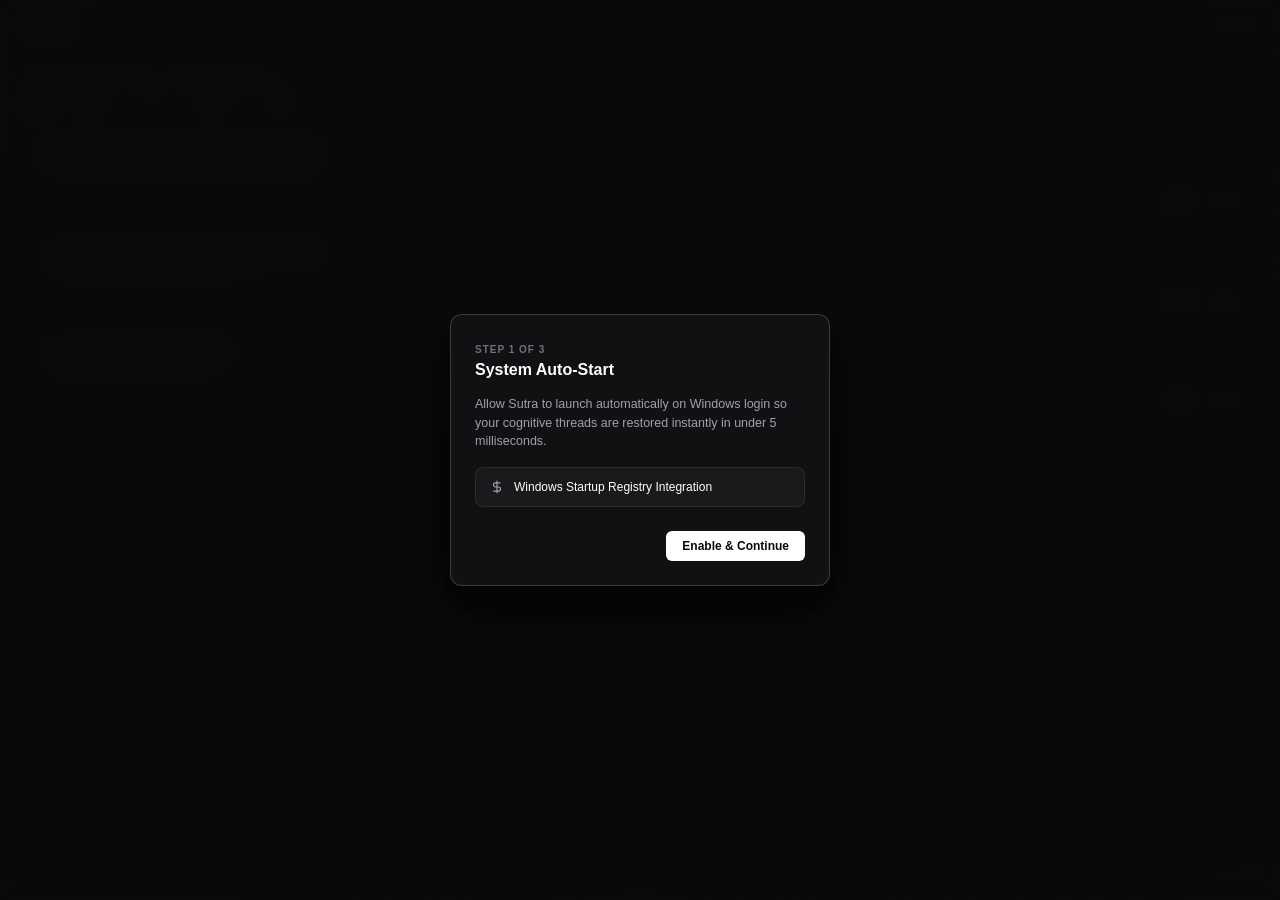
<file: crates/sutra-desktop/ui/index.html>
<!DOCTYPE html>
<html lang="en">
<head>
  <meta charset="UTF-8">
  <meta name="viewport" content="width=device-width, initial-scale=1.0">
  <title>Sutra</title>
  <link rel="stylesheet" href="style.css">
</head>
<body>
  <div class="window-container" id="app">
    <!-- Header -->
    <header class="header">
      <div class="brand-title">
        <span class="brand-dot"></span>
        <span>SUTRA</span>
      </div>
      <div class="badge-counter" id="activeCount">0 active</div>
    </header>

    <!-- Search -->
    <section class="search-section">
      <input type="text" id="searchInput" class="search-input" placeholder="Search threads or press ⌥Space for Quick Cue..." />
    </section>

    <!-- Filter Chips -->
    <nav class="chips-bar" id="chipsBar">
      <div class="chip active" data-app="all">All</div>
      <div class="chip" data-app="Obsidian">Obsidian</div>
      <div class="chip" data-app="Code">Code</div>
      <div class="chip" data-app="Terminal">Terminal</div>
      <div class="chip" data-app="Chrome">Chrome</div>
    </nav>

    <!-- Thread List -->
    <main class="thread-list" id="threadList">
      <!-- Injected dynamically via app.js -->
    </main>

    <!-- Footer -->
    <footer class="footer">
      <span>⌥S Sanctuary • ⌥Space Cue • ⌥A Bar</span>
      <button class="footer-btn" id="newCueBtn">+ Quick Cue</button>
    </footer>

    <!-- Bottom Grab Handle Resize Strip -->
    <div class="bottom-drag-bar" id="dragHandle">
      <div class="drag-pill"></div>
    </div>
  </div>

  <!-- First-Run Gated Permission Modal -->
  <div class="onboarding-overlay" id="onboardingModal" style="display: none;">
    <div class="onboarding-card">
      <div class="onboarding-header">
        <span class="onboarding-tag" id="onboardingStepTag">STEP 1 OF 3</span>
        <h2 class="onboarding-title" id="onboardingTitle">System Auto-Start</h2>
      </div>
      <p class="onboarding-desc" id="onboardingDesc">
        Allow Sutra to launch automatically on Windows login so your cognitive threads are restored instantly in under 5 milliseconds.
      </p>
      <div class="onboarding-action-box" id="onboardingActionBox">
        <div class="permission-status">
          <svg class="glyph-icon" viewBox="0 0 24 24"><path d="M12 2v20M17 5H9.5a3.5 3.5 0 0 0 0 7h5a3.5 3.5 0 0 1 0 7H6"/></svg>
          <span>Windows Startup Registry Integration</span>
        </div>
      </div>
      <div class="onboarding-footer">
        <button class="primary-btn" id="onboardingNextBtn">Enable & Continue</button>
      </div>
    </div>
  </div>

  <script src="app.js"></script>
</body>
</html>
</file>
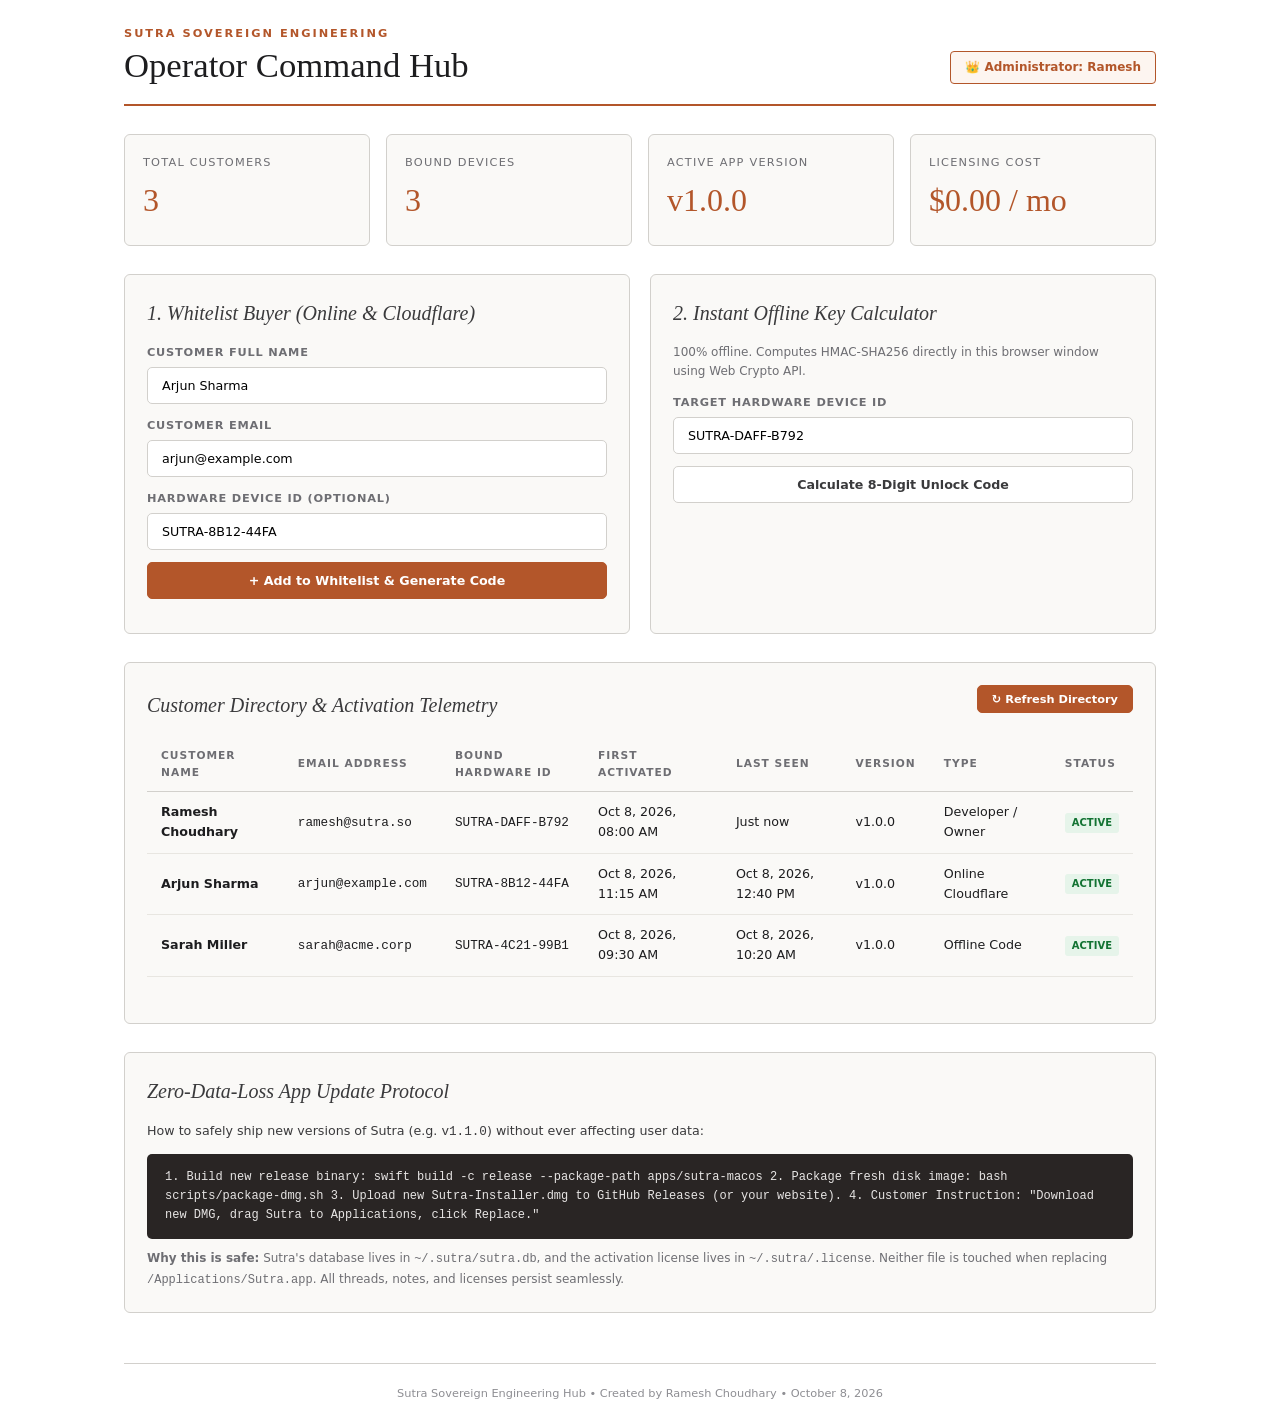
<file: bin/Sutra.app/Contents/Resources/Sutra_Operator_Dashboard.html>
<!DOCTYPE html>
<html lang="en">
<head>
  <meta charset="UTF-8">
  <meta name="viewport" content="width=device-width, initial-scale=1.0">
  <title>Sutra Sovereign Operator Hub — Customer Directory &amp; Telemetry</title>
  <style>
    :root {
      --ink: #1d1d1f;
      --ink-soft: #3a3a3c;
      --ink-muted: #6e6e73;
      --ink-faint: #8e8e93;
      --surface: #ffffff;
      --surface-warm: #faf9f7;
      --surface-code: #f5f4f1;
      --rule: #d2d0cc;
      --rule-light: #e8e6e1;
      --accent: #b3562a;
      --accent-bg: #fdf5f0;
      --accent-dark: #8c3d1a;
      --code-bg: #292524;
      --code-fg: #e7e5e4;
    }
    *, *::before, *::after { box-sizing: border-box; margin: 0; padding: 0; }
    body {
      font-family: -apple-system, 'SF Pro Text', 'Helvetica Neue', 'Segoe UI', system-ui, sans-serif;
      font-size: 11pt; line-height: 1.6; color: var(--ink); background: var(--surface);
      max-width: 1080px; margin: 0 auto; padding: 24px;
    }
    .header {
      display: flex; justify-content: space-between; align-items: flex-end;
      padding-bottom: 20px; border-bottom: 2px solid var(--accent); margin-bottom: 28px;
    }
    .brand-tag { font-size: 8.5pt; font-weight: 700; letter-spacing: 2px; text-transform: uppercase; color: var(--accent); margin-bottom: 4px; }
    .brand h1 { font-family: Georgia, serif; font-size: 26pt; font-weight: 400; color: var(--ink); line-height: 1.1; }
    .auth-badge {
      display: flex; align-items: center; gap: 8px; font-size: 9pt; font-weight: 600;
      padding: 6px 14px; border-radius: 4px; background: var(--accent-bg); color: var(--accent); border: 1px solid var(--accent);
    }
    .stats-grid { display: grid; grid-template-columns: repeat(4, 1fr); gap: 16px; margin-bottom: 28px; }
    .stat-card {
      background: var(--surface-warm); border: 1px solid var(--rule); border-radius: 6px; padding: 18px;
    }
    .stat-card .label { font-size: 8.5pt; text-transform: uppercase; letter-spacing: 1.2px; color: var(--ink-muted); }
    .stat-card .val { font-family: Georgia, serif; font-size: 24pt; color: var(--accent); margin-top: 4px; font-weight: 400; }
    .card-box {
      background: var(--surface-warm); border: 1px solid var(--rule); border-radius: 6px; padding: 22px; margin-bottom: 28px;
    }
    .section-title {
      font-family: Georgia, serif; font-size: 15pt; font-style: italic; color: var(--ink-soft); margin-bottom: 14px;
    }
    .grid-2col { display: grid; grid-template-columns: 1fr 1fr; gap: 20px; }
    label { font-size: 8.5pt; font-weight: 600; text-transform: uppercase; letter-spacing: 0.8px; color: var(--ink-muted); display: block; margin-bottom: 6px; }
    input, select, button {
      width: 100%; padding: 10px 14px; border-radius: 5px; border: 1px solid var(--rule);
      font-family: inherit; font-size: 9.5pt; margin-bottom: 12px; outline: none;
    }
    input:focus { border-color: var(--accent); }
    button {
      background: var(--accent); color: #fff; font-weight: 600; cursor: pointer; border: 1px solid var(--accent);
      transition: background-color 0.2s;
    }
    button:hover { background: var(--accent-dark); border-color: var(--accent-dark); }
    .btn-secondary {
      background: var(--surface); color: var(--ink-soft); border: 1px solid var(--rule);
    }
    .btn-secondary:hover { background: var(--surface-warm); border-color: var(--ink-muted); }
    table { width: 100%; border-collapse: collapse; margin-top: 8px; margin-bottom: 24px; font-size: 9.5pt; }
    th, td { padding: 10px 14px; border-bottom: 1px solid var(--rule-light); text-align: left; }
    th { font-size: 8pt; text-transform: uppercase; letter-spacing: 1px; color: var(--ink-muted); background: var(--surface-warm); border-bottom: 1px solid var(--rule); }
    .badge-active { display: inline-block; padding: 2px 7px; border-radius: 3px; font-size: 7.5pt; font-weight: 700; background: #e6f4ea; color: #137333; }
    .badge-pending { display: inline-block; padding: 2px 7px; border-radius: 3px; font-size: 7.5pt; font-weight: 700; background: #fef7e0; color: #b06000; }
    .code-box {
      background: var(--code-bg); color: var(--code-fg); padding: 14px 18px; border-radius: 5px;
      font-family: 'SF Mono', Menlo, monospace; font-size: 9pt; line-height: 1.6; margin: 10px 0;
    }
    .result-alert {
      padding: 12px 16px; border-radius: 5px; background: var(--accent-bg); border-left: 3px solid var(--accent);
      font-size: 9.5pt; margin-top: 10px; display: none;
    }
    .footer { text-align: center; font-size: 8.5pt; color: var(--ink-faint); margin-top: 50px; padding-top: 20px; border-top: 1px solid var(--rule); }
  </style>
</head>
<body>

  <div class="header">
    <div class="brand">
      <div class="brand-tag">SUTRA SOVEREIGN ENGINEERING</div>
      <h1>Operator Command Hub</h1>
    </div>
    <div class="auth-badge">👑 Administrator: Ramesh</div>
  </div>

  <div class="stats-grid">
    <div class="stat-card">
      <div class="label">Total Customers</div>
      <div class="val" id="statCustomers">3</div>
    </div>
    <div class="stat-card">
      <div class="label">Bound Devices</div>
      <div class="val" id="statDevices">3</div>
    </div>
    <div class="stat-card">
      <div class="label">Active App Version</div>
      <div class="val">v1.0.0</div>
    </div>
    <div class="stat-card">
      <div class="label">Licensing Cost</div>
      <div class="val">$0.00 / mo</div>
    </div>
  </div>

  <div class="grid-2col">
    <!-- PANEL 1: WHITELIST BUYER -->
    <div class="card-box">
      <div class="section-title">1. Whitelist Buyer (Online &amp; Cloudflare)</div>
      <label>Customer Full Name</label>
      <input id="inName" placeholder="e.g. Arjun Sharma" value="Arjun Sharma" />
      <label>Customer Email</label>
      <input id="inEmail" type="email" placeholder="e.g. arjun@example.com" value="arjun@example.com" />
      <label>Hardware Device ID (Optional)</label>
      <input id="inDevice" placeholder="e.g. SUTRA-8B12-44FA" value="SUTRA-8B12-44FA" />
      <button onclick="handleWhitelist()">+ Add to Whitelist &amp; Generate Code</button>
      <div id="whitelistResult" class="result-alert"></div>
    </div>

    <!-- PANEL 2: OFFLINE CALCULATOR -->
    <div class="card-box">
      <div class="section-title">2. Instant Offline Key Calculator</div>
      <p style="font-size: 9pt; color: var(--ink-muted); margin-bottom: 12px;">
        100% offline. Computes HMAC-SHA256 directly in this browser window using Web Crypto API.
      </p>
      <label>Target Hardware Device ID</label>
      <input id="calcDeviceId" placeholder="e.g. SUTRA-DAFF-B792" value="SUTRA-DAFF-B792" />
      <button class="btn-secondary" onclick="calculateOfflineCode()">Calculate 8-Digit Unlock Code</button>
      <div id="calcResult" class="result-alert"></div>
    </div>
  </div>

  <!-- DIRECTORY TABLE -->
  <div class="card-box">
    <div style="display: flex; justify-content: space-between; align-items: center; margin-bottom: 12px;">
      <div class="section-title" style="margin-bottom: 0;">Customer Directory &amp; Activation Telemetry</div>
      <button style="width: auto; padding: 6px 14px; font-size: 8.5pt;" onclick="refreshDirectory()">↻ Refresh Directory</button>
    </div>
    <table>
      <thead>
        <tr>
          <th>Customer Name</th>
          <th>Email Address</th>
          <th>Bound Hardware ID</th>
          <th>First Activated</th>
          <th>Last Seen</th>
          <th>Version</th>
          <th>Type</th>
          <th>Status</th>
        </tr>
      </thead>
      <tbody id="directoryTable">
        <tr>
          <td><strong>Ramesh Choudhary</strong></td>
          <td><code>ramesh@sutra.so</code></td>
          <td><code>SUTRA-DAFF-B792</code></td>
          <td>Oct 8, 2026, 08:00 AM</td>
          <td>Just now</td>
          <td>v1.0.0</td>
          <td>Developer / Owner</td>
          <td><span class="badge-active">ACTIVE</span></td>
        </tr>
        <tr>
          <td><strong>Arjun Sharma</strong></td>
          <td><code>arjun@example.com</code></td>
          <td><code>SUTRA-8B12-44FA</code></td>
          <td>Oct 8, 2026, 11:15 AM</td>
          <td>Oct 8, 2026, 12:40 PM</td>
          <td>v1.0.0</td>
          <td>Online Cloudflare</td>
          <td><span class="badge-active">ACTIVE</span></td>
        </tr>
        <tr>
          <td><strong>Sarah Miller</strong></td>
          <td><code>sarah@acme.corp</code></td>
          <td><code>SUTRA-4C21-99B1</code></td>
          <td>Oct 8, 2026, 09:30 AM</td>
          <td>Oct 8, 2026, 10:20 AM</td>
          <td>v1.0.0</td>
          <td>Offline Code</td>
          <td><span class="badge-active">ACTIVE</span></td>
        </tr>
      </tbody>
    </table>
  </div>

  <!-- APP UPDATE & MAINTENANCE PROTOCOL -->
  <div class="card-box">
    <div class="section-title">Zero-Data-Loss App Update Protocol</div>
    <p style="font-size: 9.5pt; color: var(--ink-soft); margin-bottom: 12px;">
      How to safely ship new versions of Sutra (e.g. <code>v1.1.0</code>) without ever affecting user data:
    </p>
    <div class="code-box">
1. Build new release binary:      swift build -c release --package-path apps/sutra-macos
2. Package fresh disk image:      bash scripts/package-dmg.sh
3. Upload new Sutra-Installer.dmg to GitHub Releases (or your website).
4. Customer Instruction:          "Download new DMG, drag Sutra to Applications, click Replace."
    </div>
    <p style="font-size: 9pt; color: var(--ink-muted); margin-bottom: 0;">
      <strong>Why this is safe:</strong> Sutra's database lives in <code>~/.sutra/sutra.db</code>, and the activation license lives in <code>~/.sutra/.license</code>. Neither file is touched when replacing <code>/Applications/Sutra.app</code>. All threads, notes, and licenses persist seamlessly.
    </p>
  </div>

  <div class="footer">
    Sutra Sovereign Engineering Hub • Created by Ramesh Choudhary • October 8, 2026
  </div>

  <script>
    const MASTER_SALT = "SUTRA_SOVEREIGN_2026_MASTER_SECRET_SALT_ARIADNE";

    async function sha256(text) {
      const enc = new TextEncoder();
      const hashBuffer = await crypto.subtle.digest("SHA-256", enc.encode(text));
      const hashArray = Array.from(new Uint8Array(hashBuffer));
      return hashArray.map(b => b.toString(16).padStart(2, '0')).join('').toUpperCase();
    }

    async function computeCode(deviceId) {
      const clean = deviceId.trim().toUpperCase();
      const digest = await sha256(clean + ":" + MASTER_SALT);
      const raw = digest.slice(0, 8);
      return raw.slice(0, 4) + "-" + raw.slice(4, 8);
    }

    async function calculateOfflineCode() {
      const dev = document.getElementById('calcDeviceId').value.trim();
      const res = document.getElementById('calcResult');
      if (!dev) return;
      const code = await computeCode(dev);
      res.style.display = 'block';
      res.innerHTML = "<strong>Calculated Unlock Code:</strong> <code style='font-size: 13pt; color: var(--accent);'>" + code + "</code><br><span style='font-size: 8.5pt; color: var(--ink-muted);'>Valid permanently for this physical Mac hardware UUID.</span>";
    }

    async function handleWhitelist() {
      const name = document.getElementById('inName').value.trim();
      const email = document.getElementById('inEmail').value.trim();
      const dev = document.getElementById('inDevice').value.trim();
      const res = document.getElementById('whitelistResult');

      if (!email) return;
      let code = "";
      if (dev) {
        code = await computeCode(dev);
      }

      res.style.display = 'block';
      res.innerHTML = "✓ <strong>Customer Whitelisted:</strong> " + email + "<br>" +
                      (code ? "<strong>Offline Code:</strong> <code style='font-size: 11pt; color: var(--accent);'>" + code + "</code><br>" : "") +
                      "<span style='font-size: 8.5pt; color: var(--ink-muted);'>Customer can now click 'Verify Online' in Sutra with " + email + ".</span>";

      // Append row to table
      const tbody = document.getElementById('directoryTable');
      const tr = document.createElement('tr');
      tr.innerHTML = `
        <td><strong>${name}</strong></td>
        <td><code>${email}</code></td>
        <td><code>${dev || "Pending Login"}</code></td>
        <td>Just now</td>
        <td>Just now</td>
        <td>v1.0.0</td>
        <td>${dev ? "Bound Seat" : "Pending Login"}</td>
        <td><span class="badge-active">ACTIVE</span></td>
      `;
      tbody.appendChild(tr);

      const countEl = document.getElementById('statCustomers');
      countEl.textContent = parseInt(countEl.textContent) + 1;
    }

    function refreshDirectory() {
      alert("Refreshed! Currently synced with local repository registry and Cloudflare edge.");
    }
  </script>
</body>
</html>
</file>
<file: crates/sutra-desktop/ui/style.css>
:root {
  --bg-deep: #09090b;
  --bg-surface: #111114;
  --bg-card: rgba(22, 22, 26, 0.75);
  --bg-card-hover: rgba(32, 32, 38, 0.9);
  --border-subtle: rgba(255, 255, 255, 0.08);
  --border-hover: rgba(255, 255, 255, 0.18);
  --text-pure: #ffffff;
  --text-secondary: #a1a1aa;
  --text-muted: #71717a;
  --accent-white: #f4f4f5;
  --radius-lg: 12px;
  --radius-md: 8px;
  --radius-sm: 6px;
}

* {
  box-sizing: border-box;
  margin: 0;
  padding: 0;
  user-select: none;
  -webkit-user-select: none;
  -webkit-font-smoothing: antialiased;
}

body {
  font-family: -apple-system, BlinkMacSystemFont, "SF Pro Text", "Segoe UI", Roboto, sans-serif;
  background-color: var(--bg-deep);
  color: var(--text-pure);
  width: 100vw;
  height: 100vh;
  overflow: hidden;
  position: relative;
}

/* Apple-grade Micro-Texture Noise */
body::before {
  content: "";
  position: absolute;
  top: 0; left: 0; right: 0; bottom: 0;
  background-image: url("data:image/svg+xml,%3Csvg viewBox='0 0 200 200' xmlns='http://www.w3.org/2000/svg'%3E%3Cfilter id='noiseFilter'%3E%3CfeTurbulence type='fractalNoise' baseFrequency='0.8' numOctaves='3' stitchTiles='stitch'/%3E%3C/filter%3E%3Crect width='100%25' height='100%25' filter='url(%23noiseFilter)' opacity='0.035'/%3E%3C/svg%3E");
  pointer-events: none;
  z-index: 999;
}

.window-container {
  display: flex;
  flex-direction: column;
  height: 100%;
  border: 1px solid var(--border-subtle);
  border-radius: var(--radius-lg);
  background: var(--bg-surface);
  backdrop-filter: blur(30px);
  -webkit-backdrop-filter: blur(30px);
  box-shadow: 0 24px 60px rgba(0, 0, 0, 0.8), 0 0 0 1px rgba(255, 255, 255, 0.05);
}

.header {
  height: 48px;
  min-height: 48px;
  display: flex;
  align-items: center;
  justify-content: space-between;
  padding: 0 16px;
  border-bottom: 1px solid var(--border-subtle);
  -webkit-app-region: drag;
}

.brand-title {
  font-size: 13px;
  font-weight: 600;
  letter-spacing: 0.5px;
  color: var(--text-pure);
  display: flex;
  align-items: center;
  gap: 8px;
}

.brand-dot {
  width: 7px;
  height: 7px;
  border-radius: 50%;
  background: #ffffff;
  box-shadow: 0 0 8px rgba(255, 255, 255, 0.6);
}

.badge-counter {
  font-size: 11px;
  font-weight: 500;
  color: var(--text-secondary);
  background: rgba(255, 255, 255, 0.06);
  padding: 2px 8px;
  border-radius: 10px;
  border: 1px solid var(--border-subtle);
}

.search-section {
  padding: 10px 14px 6px;
}

.search-input {
  width: 100%;
  height: 28px;
  background: rgba(255, 255, 255, 0.04);
  border: 1px solid var(--border-subtle);
  border-radius: var(--radius-sm);
  color: var(--text-pure);
  font-size: 12px;
  padding: 0 10px;
  outline: none;
  transition: all 0.15s ease;
}

.search-input:focus {
  border-color: var(--border-hover);
  background: rgba(255, 255, 255, 0.07);
}

.search-input::placeholder {
  color: var(--text-muted);
}

.chips-bar {
  display: flex;
  gap: 6px;
  padding: 4px 14px 8px;
  overflow-x: auto;
}

.chip {
  font-size: 11px;
  font-weight: 500;
  color: var(--text-secondary);
  background: rgba(255, 255, 255, 0.04);
  border: 1px solid var(--border-subtle);
  padding: 3px 10px;
  border-radius: 12px;
  cursor: pointer;
  white-space: nowrap;
  transition: all 0.15s ease;
}

.chip:hover, .chip.active {
  color: var(--text-pure);
  background: rgba(255, 255, 255, 0.12);
  border-color: var(--border-hover);
}

.thread-list {
  flex: 1;
  overflow-y: auto;
  padding: 6px 14px 10px;
  display: flex;
  flex-direction: column;
  gap: 8px;
}

.thread-card {
  background: var(--bg-card);
  border: 1px solid var(--border-subtle);
  border-radius: var(--radius-md);
  padding: 12px 14px;
  display: flex;
  flex-direction: column;
  gap: 6px;
  transition: all 0.15s cubic-bezier(0.16, 1, 0.3, 1);
  cursor: pointer;
}

.thread-card:hover {
  background: var(--bg-card-hover);
  border-color: var(--border-hover);
  transform: translateY(-1px);
}

.thread-header {
  display: flex;
  align-items: center;
  justify-content: space-between;
}

.thread-title-wrap {
  display: flex;
  align-items: center;
  gap: 8px;
}

.glyph-icon {
  width: 14px;
  height: 14px;
  fill: none;
  stroke: var(--text-secondary);
  stroke-width: 2;
  stroke-linecap: round;
  stroke-linejoin: round;
}

.thread-title {
  font-size: 13px;
  font-weight: 500;
  color: var(--text-pure);
}

.thread-badge {
  font-size: 10px;
  color: var(--text-muted);
  text-transform: uppercase;
  letter-spacing: 0.6px;
}

.thread-notes {
  font-size: 11.5px;
  color: var(--text-secondary);
  line-height: 1.4;
  padding-left: 22px;
}

.thread-actions {
  display: flex;
  align-items: center;
  justify-content: flex-end;
  gap: 6px;
  margin-top: 4px;
}

.action-btn {
  background: rgba(255, 255, 255, 0.05);
  border: 1px solid var(--border-subtle);
  color: var(--text-secondary);
  font-size: 10px;
  font-weight: 500;
  padding: 3px 8px;
  border-radius: 4px;
  cursor: pointer;
  transition: all 0.12s ease;
}

.action-btn:hover {
  color: var(--text-pure);
  background: rgba(255, 255, 255, 0.12);
  border-color: var(--border-hover);
}

.footer {
  height: 38px;
  min-height: 38px;
  display: flex;
  align-items: center;
  justify-content: space-between;
  padding: 0 16px;
  border-top: 1px solid var(--border-subtle);
  font-size: 11px;
  color: var(--text-muted);
}

.footer-btn {
  background: transparent;
  border: none;
  color: var(--text-secondary);
  font-size: 11px;
  font-weight: 500;
  cursor: pointer;
  transition: color 0.12s;
}

.footer-btn:hover {
  color: var(--text-pure);
}

/* Grab Handle Resize Strip */
.bottom-drag-bar {
  height: 12px;
  min-height: 12px;
  display: flex;
  align-items: center;
  justify-content: center;
  cursor: ns-resize;
  border-top: 1px solid var(--border-subtle);
  background: rgba(255, 255, 255, 0.02);
}

.drag-pill {
  width: 32px;
  height: 3px;
  border-radius: 1.5px;
  background: rgba(255, 255, 255, 0.2);
  transition: background 0.15s ease;
}

.bottom-drag-bar:hover .drag-pill {
  background: rgba(255, 255, 255, 0.6);
}

/* Onboarding Gated Permission Flow */
.onboarding-overlay {
  position: absolute;
  top: 0; left: 0; right: 0; bottom: 0;
  background: rgba(9, 9, 11, 0.94);
  backdrop-filter: blur(16px);
  -webkit-backdrop-filter: blur(16px);
  display: flex;
  align-items: center;
  justify-content: center;
  z-index: 1000;
  padding: 24px;
}

.onboarding-card {
  width: 100%;
  max-width: 380px;
  background: var(--bg-surface);
  border: 1px solid var(--border-hover);
  border-radius: var(--radius-lg);
  padding: 24px;
  display: flex;
  flex-direction: column;
  gap: 16px;
  box-shadow: 0 20px 40px rgba(0, 0, 0, 0.8);
}

.onboarding-tag {
  font-size: 10px;
  font-weight: 600;
  letter-spacing: 1px;
  color: var(--text-muted);
  text-transform: uppercase;
}

.onboarding-title {
  font-size: 16px;
  font-weight: 600;
  color: var(--text-pure);
  margin-top: 4px;
}

.onboarding-desc {
  font-size: 12.5px;
  color: var(--text-secondary);
  line-height: 1.5;
}

.onboarding-action-box {
  background: rgba(255, 255, 255, 0.04);
  border: 1px solid var(--border-subtle);
  border-radius: var(--radius-md);
  padding: 12px 14px;
}

.permission-status {
  display: flex;
  align-items: center;
  gap: 10px;
  font-size: 12px;
  color: var(--text-pure);
}

.onboarding-footer {
  display: flex;
  justify-content: flex-end;
  margin-top: 8px;
}

.primary-btn {
  background: #ffffff;
  color: #09090b;
  font-size: 12px;
  font-weight: 600;
  padding: 8px 16px;
  border: none;
  border-radius: var(--radius-sm);
  cursor: pointer;
  transition: all 0.15s ease;
}

.primary-btn:hover {
  background: #e4e4e7;
  transform: translateY(-1px);
}
</file>
